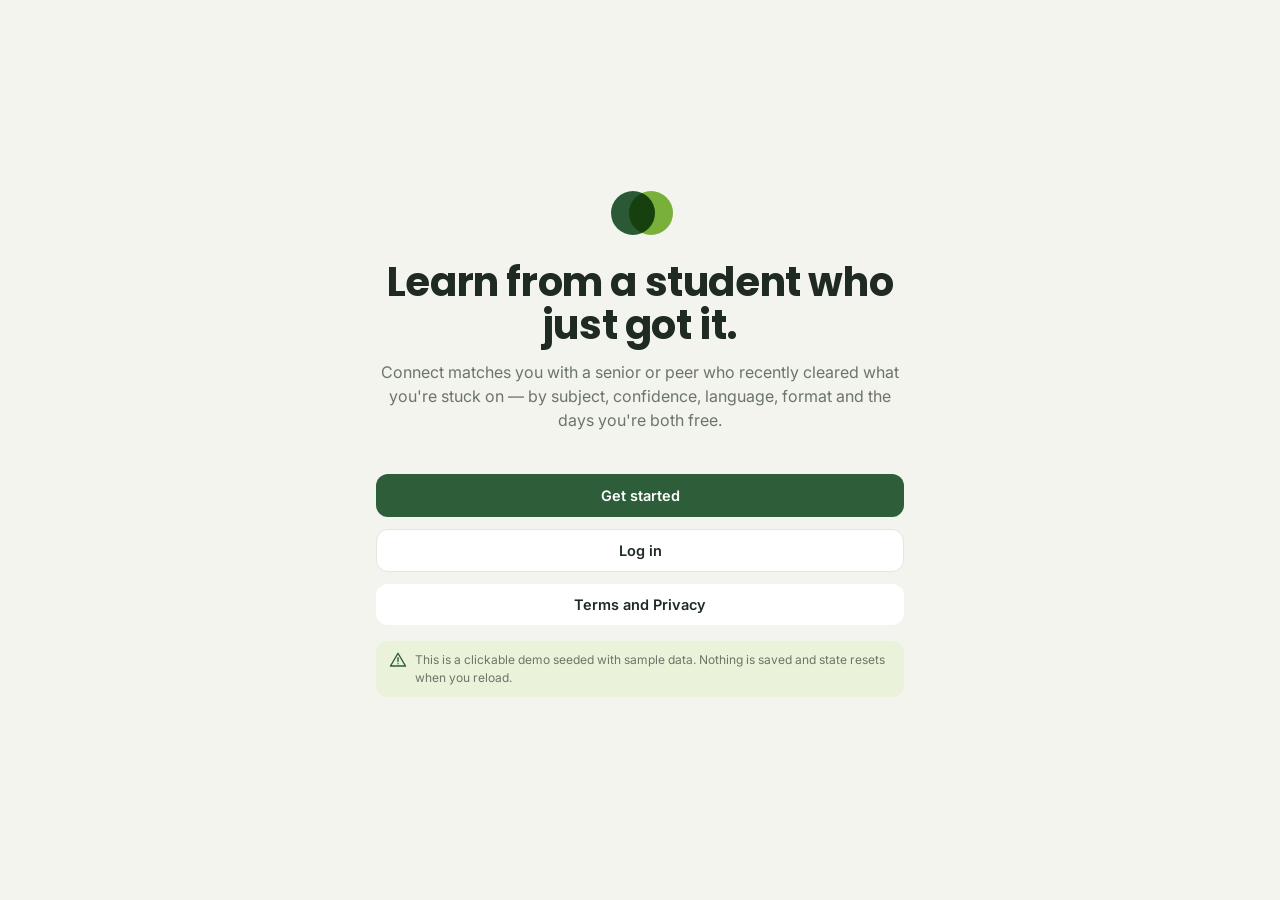
<file: index.html>
<!DOCTYPE html>
<html lang="en">
<head>
  <meta charset="UTF-8" />
  <meta name="viewport" content="width=device-width, initial-scale=1.0" />
  <meta name="theme-color" content="#2E5D39" />
  <meta name="color-scheme" content="light only" />
  <title>Connect — Grow together</title>
  <meta name="description" content="Connect pairs college students with peers who recently cleared what they're learning — matched by subject, confidence, language, format and free days." />

  <!-- Poppins (friendly headings/logo) + Inter (clean body) -->
  <link rel="preconnect" href="https://fonts.googleapis.com" />
  <link rel="preconnect" href="https://fonts.gstatic.com" crossorigin />
  <link href="https://fonts.googleapis.com/css2?family=Poppins:wght@500;600;700&family=Inter:wght@400;500;600;700&display=swap" rel="stylesheet" />

  <link rel="stylesheet" href="style.css" />
</head>
<body>
  <div class="app" id="app" data-chrome="bare">

    <!-- ===== Sidebar (desktop) ===== -->
    <aside class="sidebar" id="sidebar">
      <div class="brand">
        <span class="logo-mark" aria-hidden="true"><i class="c1"></i><i class="c2"></i></span>
        <span class="logo-word">Connect</span>
      </div>
      <p class="brand-tag">Grow together</p>

      <nav class="nav" id="navList" aria-label="Main navigation"></nav>

      <div class="side-foot">
        <button class="side-link" id="jumpBtnSide">
          <svg viewBox="0 0 24 24" width="18" height="18" aria-hidden="true"><rect x="4" y="4" width="7" height="7" rx="1.5" fill="none" stroke="currentColor" stroke-width="1.8"/><rect x="13" y="4" width="7" height="7" rx="1.5" fill="none" stroke="currentColor" stroke-width="1.8"/><rect x="4" y="13" width="7" height="7" rx="1.5" fill="none" stroke="currentColor" stroke-width="1.8"/><rect x="13" y="13" width="7" height="7" rx="1.5" fill="none" stroke="currentColor" stroke-width="1.8"/></svg>
          <span>Jump to a screen</span>
        </button>
        <p class="side-note">Clickable demo · sample data · resets on reload</p>
      </div>
    </aside>

    <!-- ===== Main column ===== -->
    <div class="main" id="main">
      <header class="topbar" id="apphead" hidden>
        <button class="hd-back" id="hdBack" aria-label="Go back">
          <svg viewBox="0 0 24 24" width="22" height="22" aria-hidden="true"><path d="M15 5l-7 7 7 7" fill="none" stroke="currentColor" stroke-width="2.2" stroke-linecap="round" stroke-linejoin="round"/></svg>
        </button>
        <div class="hd-titles">
          <div class="hd-title" id="hdTitle">Title</div>
          <div class="hd-sub" id="hdSub" hidden></div>
        </div>
        <div class="hd-action" id="hdAction"></div>
        <button class="hd-jump" id="jumpBtnTop" aria-label="Jump to a screen (demo)">
          <svg viewBox="0 0 24 24" width="18" height="18" aria-hidden="true"><rect x="4" y="4" width="7" height="7" rx="1.5" fill="none" stroke="currentColor" stroke-width="1.8"/><rect x="13" y="4" width="7" height="7" rx="1.5" fill="none" stroke="currentColor" stroke-width="1.8"/><rect x="4" y="13" width="7" height="7" rx="1.5" fill="none" stroke="currentColor" stroke-width="1.8"/><rect x="13" y="13" width="7" height="7" rx="1.5" fill="none" stroke="currentColor" stroke-width="1.8"/></svg>
        </button>
      </header>

      <main class="screen" id="screen" tabindex="-1"></main>

      <!-- Mobile bottom nav -->
      <nav class="bottomnav" id="tabbar" aria-label="Main navigation" hidden></nav>
    </div>

    <!-- Bottom sheet -->
    <div class="sheet-wrap" id="sheetWrap" hidden>
      <div class="sheet-backdrop" id="sheetBackdrop"></div>
      <div class="sheet" id="sheet" role="dialog" aria-modal="true" aria-label="Sheet"></div>
    </div>

    <!-- Toast -->
    <div class="toast" id="toast" role="status" aria-live="polite" hidden></div>
  </div>

  <script src="script.js"></script>
</body>
</html>
</file>
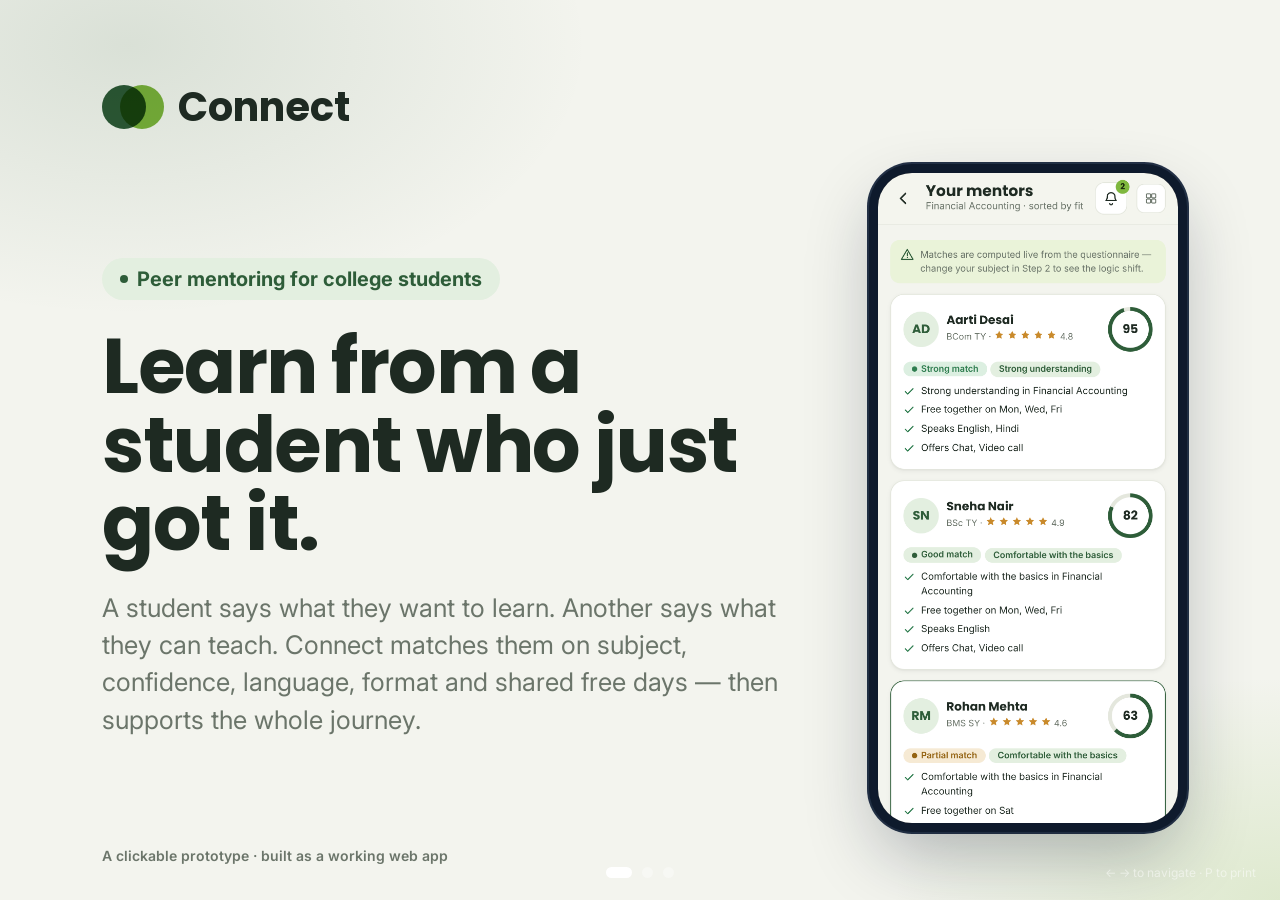
<file: presentation/slides.html>
<!DOCTYPE html>
<html lang="en">
<head>
<meta charset="UTF-8" />
<meta name="viewport" content="width=device-width, initial-scale=1" />
<title>Connect — pitch deck</title>
<!--
  ============================================================
  HOW TO EDIT THIS DECK
  - Each <section class="slide"> is one slide. Edit the text directly.
  - Use arrow keys (or on-screen dots) to move between slides.
  - Press "P" or use your browser's Print -> Save as PDF to export.
  - The QR image is qr.png in this folder. Replace that file with a
    QR for your final hosted URL (see make_qr.py) and update the link text.
  ============================================================
-->
<link rel="preconnect" href="https://fonts.googleapis.com" />
<link rel="preconnect" href="https://fonts.gstatic.com" crossorigin />
<link href="https://fonts.googleapis.com/css2?family=Poppins:wght@500;600;700&family=Inter:wght@400;500;600;700&display=swap" rel="stylesheet" />
<style>
  :root{
    --bg:#F3F4EE;--surface:#FFFFFF;--tint:#ECEFE4;--ink:#1E2A22;--muted:#6B756A;--line:#E4E7DD;
    --accent:#2E5D39;--accent-soft:#E3EFE0;--leaf:#7FB83E;--signal:#C98A2B;--signal-soft:#F6EAD4;--success:#2E7D4F;
    --head:"Poppins",system-ui,sans-serif;--body:"Inter",system-ui,sans-serif;
  }
  *{margin:0;padding:0;box-sizing:border-box;}
  body{font-family:var(--body);color:var(--ink);background:#0A111B;overflow:hidden;}
  .deck{width:100vw;height:100vh;position:relative;}
  .slide{
    position:absolute;inset:0;display:none;flex-direction:column;justify-content:center;
    padding:7vh 8vw;opacity:0;transition:opacity .35s ease;
    background:
      radial-gradient(60% 50% at 10% 5%, rgba(46,93,57,.13), transparent 60%),
      radial-gradient(55% 45% at 100% 100%, rgba(127,184,62,.18), transparent 55%),
      var(--bg);
  }
  .slide.active{display:flex;opacity:1;}
  h1{font-family:var(--head);font-weight:700;letter-spacing:-.02em;line-height:1.02;}
  h2{font-family:var(--head);font-weight:700;letter-spacing:-.01em;}
  .num{font-family:var(--head);font-weight:700;}
  .logo{display:flex;align-items:center;gap:14px;}
  .mark{position:relative;width:62px;height:44px;}
  .mark i{position:absolute;top:0;width:44px;height:44px;border-radius:50%;mix-blend-mode:multiply;}
  .mark .c1{left:0;background:var(--accent);} .mark .c2{left:18px;background:var(--leaf);}
  .word{font-family:var(--head);font-weight:700;font-size:40px;}
  .pill{display:inline-flex;align-items:center;gap:9px;background:var(--accent-soft);color:var(--accent);
        font-weight:700;border-radius:999px;padding:9px 18px;font-size:clamp(14px,1.6vw,20px);}
  .pill .dot{width:8px;height:8px;border-radius:50%;background:var(--accent);}
  .lede{color:var(--muted);line-height:1.45;}
  .cols{display:flex;gap:5vw;align-items:center;}
  .grid3{display:grid;grid-template-columns:1fr 1fr 1fr;gap:26px;margin-top:4vh;}
  .card{background:var(--surface);border:1px solid var(--line);border-radius:18px;padding:26px;box-shadow:0 10px 30px rgba(15,27,45,.08);}
  .card .ico{width:46px;height:46px;border-radius:12px;background:var(--accent-soft);color:var(--accent);
             display:flex;align-items:center;justify-content:center;margin-bottom:16px;}
  .card h3{font-family:var(--head);font-size:clamp(18px,2vw,24px);margin-bottom:8px;}
  .card p{color:var(--muted);font-size:clamp(13px,1.3vw,17px);line-height:1.4;}
  .phone{border-radius:34px;overflow:hidden;background:#000;box-shadow:0 30px 70px rgba(15,27,45,.3),0 0 0 9px #0F1B2D,0 0 0 11px #243247;}
  .phone img{display:block;width:100%;}
  .bul{display:flex;gap:12px;align-items:flex-start;margin-top:18px;}
  .bul .ck{flex:0 0 auto;color:var(--success);margin-top:2px;}
  .bul b{font-weight:700;} .bul span{font-size:clamp(15px,1.5vw,20px);}
  .qrbox{background:var(--surface);border:1px solid var(--line);border-radius:22px;padding:28px;display:flex;gap:26px;align-items:center;box-shadow:0 18px 44px rgba(15,27,45,.12);}
  .qrbox img{width:200px;height:200px;border-radius:12px;}
  /* nav dots */
  .dots{position:fixed;bottom:22px;left:50%;transform:translateX(-50%);display:flex;gap:10px;z-index:20;}
  .dots button{width:11px;height:11px;border-radius:50%;border:none;background:rgba(255,255,255,.35);cursor:pointer;}
  .dots button.on{background:#fff;width:26px;border-radius:999px;}
  .hint{position:fixed;bottom:20px;right:24px;color:rgba(255,255,255,.5);font-size:12px;z-index:20;}
  .foot{position:absolute;bottom:4vh;left:8vw;color:var(--muted);font-weight:600;font-size:14px;}
  @media print{
    body{overflow:visible;background:#fff;}
    .slide{display:flex!important;opacity:1!important;position:relative;inset:auto;height:100vh;page-break-after:always;}
    .dots,.hint{display:none;}
  }
</style>
</head>
<body>
<div class="deck" id="deck">

  <!-- ===== SLIDE 1 — TITLE ===== -->
  <section class="slide active">
    <div class="logo" style="margin-bottom:4vh"><span class="mark"><i class="c1"></i><i class="c2"></i></span><span class="word">Connect</span></div>
    <div class="cols">
      <div style="flex:1 1 60%">
        <div class="pill"><span class="dot"></span>Peer mentoring for college students</div>
        <h1 style="font-size:clamp(40px,6vw,88px);margin-top:3vh">Learn from a student who just got it.</h1>
        <p class="lede" style="font-size:clamp(17px,2vw,26px);margin-top:3vh;max-width:760px">
          A student says what they want to learn. Another says what they can teach. Connect matches them on
          subject, confidence, language, format and shared free days — then supports the whole journey.</p>
      </div>
      <div style="flex:0 0 auto;width:300px"><div class="phone"><img src="shot_matches.png" alt="Connect matches screen" /></div></div>
    </div>
    <div class="foot">A clickable prototype · built as a working web app</div>
  </section>

  <!-- ===== SLIDE 2 — HOW IT WORKS ===== -->
  <section class="slide">
    <h2 style="font-size:clamp(30px,4.5vw,56px)">How Connect works</h2>
    <p class="lede" style="font-size:clamp(16px,1.8vw,22px);margin-top:14px;max-width:820px">
      One short questionnaire drives a real matching engine — and the product is honest when good matches are scarce.</p>
    <div class="grid3">
      <div class="card">
        <div class="ico"><svg width="24" height="24" fill="none" stroke="currentColor" stroke-width="1.9" stroke-linecap="round" stroke-linejoin="round"><circle cx="8" cy="8" r="3.2"/><circle cx="16" cy="16" r="3.2"/><path d="M10.4 10.4 13.6 13.6"/></svg></div>
        <h3>Matched, not guessed</h3>
        <p>Scored on the mentor's proficiency, your shared free days, language and format. Sorted by real fit.</p>
      </div>
      <div class="card">
        <div class="ico"><svg width="24" height="24" fill="none" stroke="currentColor" stroke-width="1.9" stroke-linecap="round" stroke-linejoin="round"><path d="M12 3 2 20h20z"/><path d="M12 9v5M12 17h.01"/></svg></div>
        <h3>Honest by design</h3>
        <p>If fewer than three strong mentors qualify, Connect says so — it never pads the list with weak matches.</p>
      </div>
      <div class="card">
        <div class="ico"><svg width="24" height="24" fill="none" stroke="currentColor" stroke-width="1.9" stroke-linecap="round" stroke-linejoin="round"><path d="M4 5h16v11H9l-5 4z"/></svg></div>
        <h3>End-to-end support</h3>
        <p>Requests, chat, scheduled sessions, a shared library and project feedback — all in one flow.</p>
      </div>
      <div class="card">
        <div class="ico"><svg width="24" height="24" fill="none" stroke="currentColor" stroke-width="1.9" stroke-linecap="round" stroke-linejoin="round"><circle cx="12" cy="12" r="8"/><path d="M12 8v8M9.5 9.5h4a1.5 1.5 0 0 1 0 3h-3a1.5 1.5 0 0 0 0 3h4"/></svg></div>
        <h3>Transparent credits</h3>
        <p>Connect Credits record activity clearly and are never presented as official marks. The college decides their worth.</p>
      </div>
      <div class="card">
        <div class="ico"><svg width="24" height="24" fill="none" stroke="currentColor" stroke-width="1.9" stroke-linecap="round" stroke-linejoin="round"><path d="M7 7h10M17 7l-3-3M17 7l-3 3M17 17H7M7 17l3-3M7 17l3 3"/></svg></div>
        <h3>Learn and mentor</h3>
        <p>One account. Switch between learning and mentoring whenever you like — no second sign-up.</p>
      </div>
      <div class="card">
        <div class="ico"><svg width="24" height="24" fill="none" stroke="currentColor" stroke-width="1.9" stroke-linecap="round" stroke-linejoin="round"><path d="M12 3l7 3v5c0 5-3 8-7 10-4-2-7-5-7-10V6z"/><path d="M9 12l2 2 4-4"/></svg></div>
        <h3>Private & safe</h3>
        <p>You choose who sees your files, report and block tools in every chat, and no sensitive data is required.</p>
      </div>
    </div>
    <div class="foot">6 open product decisions are listed inside the app for the team to settle.</div>
  </section>

  <!-- ===== SLIDE 3 — TRY IT (QR) ===== -->
  <section class="slide">
    <div class="cols">
      <div style="flex:1 1 55%">
        <div class="logo" style="margin-bottom:3vh"><span class="mark"><i class="c1"></i><i class="c2"></i></span><span class="word">Connect</span></div>
        <h1 style="font-size:clamp(34px,5vw,68px)">Try the live demo</h1>
        <div class="bul"><span class="ck"><svg width="26" height="26" fill="none" stroke="currentColor" stroke-width="3" stroke-linecap="round" stroke-linejoin="round"><path d="M4 12.5 9 17.5 20 6.5"/></svg></span><span>Opens in any phone browser — nothing to install</span></div>
        <div class="bul"><span class="ck"><svg width="26" height="26" fill="none" stroke="currentColor" stroke-width="3" stroke-linecap="round" stroke-linejoin="round"><path d="M4 12.5 9 17.5 20 6.5"/></svg></span><span>Seeded with sample data — every screen is clickable</span></div>
        <div class="bul"><span class="ck"><svg width="26" height="26" fill="none" stroke="currentColor" stroke-width="3" stroke-linecap="round" stroke-linejoin="round"><path d="M4 12.5 9 17.5 20 6.5"/></svg></span><span>Tip: pick <b>Public Speaking</b> to see the honest-matching rule</span></div>
        <div class="qrbox" style="margin-top:4vh;max-width:540px">
          <img src="qr.png" alt="Scan to open the Connect demo" />
          <div>
            <div class="num" style="font-size:clamp(22px,2.4vw,30px)">Scan to open</div>
            <p class="lede" style="font-size:15px;margin-top:8px;word-break:break-all">peer-2-peer-connect.netlify.app</p>
            <p style="font-size:13px;color:var(--accent);font-weight:600;margin-top:6px">Live now · works in any phone browser</p>
          </div>
        </div>
      </div>
      <div style="flex:0 0 auto;width:280px"><div class="phone"><img src="shot_home.png" alt="Connect home screen" /></div></div>
    </div>
  </section>

</div>

<div class="dots" id="dots"></div>
<div class="hint">← → to navigate · P to print</div>

<script>
(function(){
  var slides = Array.prototype.slice.call(document.querySelectorAll('.slide'));
  var dots = document.getElementById('dots');
  var i = 0;
  slides.forEach(function(_, n){
    var b = document.createElement('button');
    b.addEventListener('click', function(){ goto(n); });
    dots.appendChild(b);
  });
  function goto(n){
    i = Math.max(0, Math.min(slides.length-1, n));
    slides.forEach(function(s,k){ s.classList.toggle('active', k===i); });
    Array.prototype.forEach.call(dots.children, function(d,k){ d.classList.toggle('on', k===i); });
  }
  document.addEventListener('keydown', function(e){
    if(e.key==='ArrowRight'||e.key===' ') goto(i+1);
    else if(e.key==='ArrowLeft') goto(i-1);
    else if(e.key.toLowerCase()==='p') window.print();
  });
  document.addEventListener('click', function(e){
    if(e.target.closest('.dots')||e.target.closest('a')) return;
    goto(i+1);
  });
  goto(0);
})();
</script>
</body>
</html>
</file>
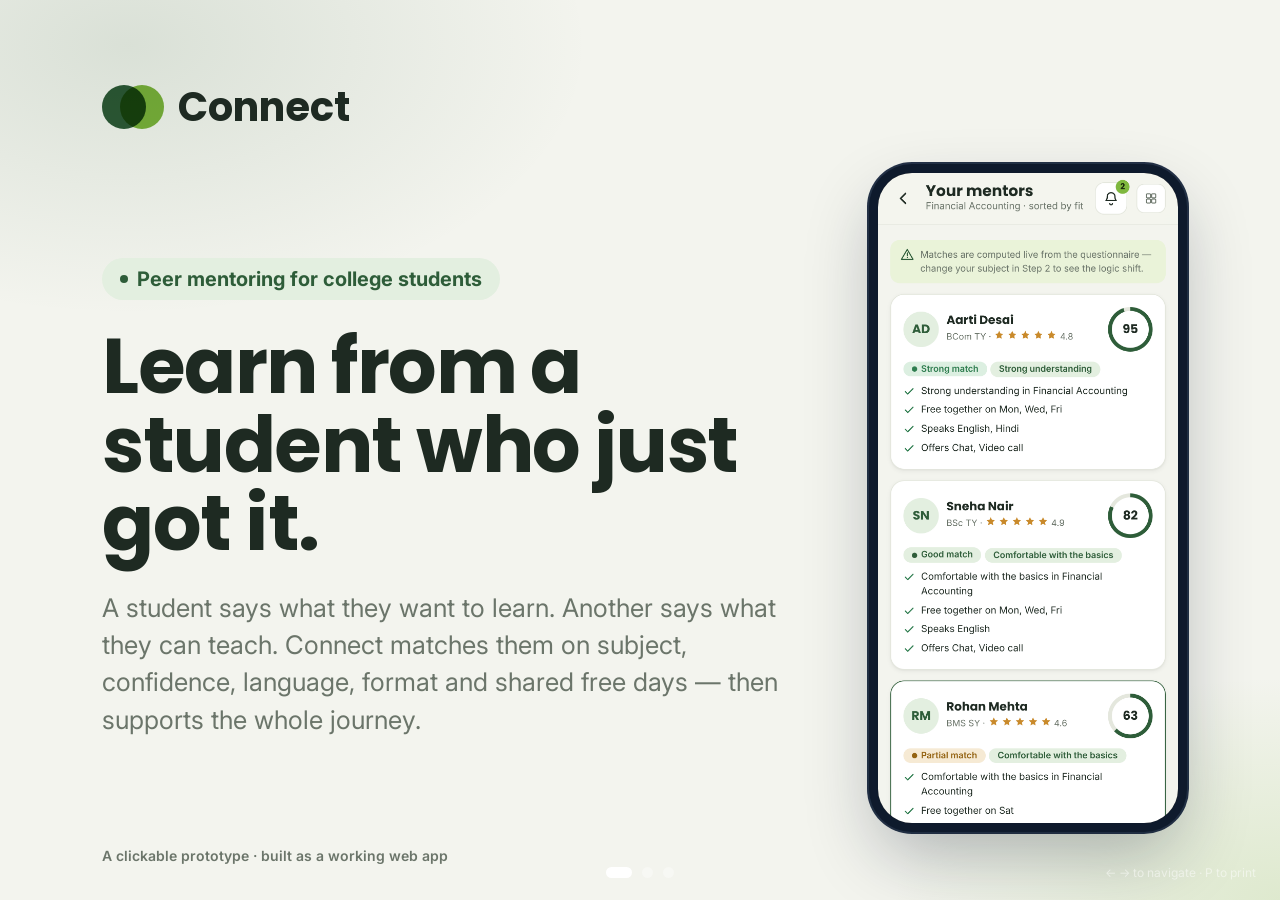
<file: github/presentation/slides.html>
<!DOCTYPE html>
<html lang="en">
<head>
<meta charset="UTF-8" />
<meta name="viewport" content="width=device-width, initial-scale=1" />
<title>Connect — pitch deck</title>
<!--
  ============================================================
  HOW TO EDIT THIS DECK
  - Each <section class="slide"> is one slide. Edit the text directly.
  - Use arrow keys (or on-screen dots) to move between slides.
  - Press "P" or use your browser's Print -> Save as PDF to export.
  - The QR image is qr.png in this folder. Replace that file with a
    QR for your final hosted URL (see make_qr.py) and update the link text.
  ============================================================
-->
<link rel="preconnect" href="https://fonts.googleapis.com" />
<link rel="preconnect" href="https://fonts.gstatic.com" crossorigin />
<link href="https://fonts.googleapis.com/css2?family=Poppins:wght@500;600;700&family=Inter:wght@400;500;600;700&display=swap" rel="stylesheet" />
<style>
  :root{
    --bg:#F3F4EE;--surface:#FFFFFF;--tint:#ECEFE4;--ink:#1E2A22;--muted:#6B756A;--line:#E4E7DD;
    --accent:#2E5D39;--accent-soft:#E3EFE0;--leaf:#7FB83E;--signal:#C98A2B;--signal-soft:#F6EAD4;--success:#2E7D4F;
    --head:"Poppins",system-ui,sans-serif;--body:"Inter",system-ui,sans-serif;
  }
  *{margin:0;padding:0;box-sizing:border-box;}
  body{font-family:var(--body);color:var(--ink);background:#0A111B;overflow:hidden;}
  .deck{width:100vw;height:100vh;position:relative;}
  .slide{
    position:absolute;inset:0;display:none;flex-direction:column;justify-content:center;
    padding:7vh 8vw;opacity:0;transition:opacity .35s ease;
    background:
      radial-gradient(60% 50% at 10% 5%, rgba(46,93,57,.13), transparent 60%),
      radial-gradient(55% 45% at 100% 100%, rgba(127,184,62,.18), transparent 55%),
      var(--bg);
  }
  .slide.active{display:flex;opacity:1;}
  h1{font-family:var(--head);font-weight:700;letter-spacing:-.02em;line-height:1.02;}
  h2{font-family:var(--head);font-weight:700;letter-spacing:-.01em;}
  .num{font-family:var(--head);font-weight:700;}
  .logo{display:flex;align-items:center;gap:14px;}
  .mark{position:relative;width:62px;height:44px;}
  .mark i{position:absolute;top:0;width:44px;height:44px;border-radius:50%;mix-blend-mode:multiply;}
  .mark .c1{left:0;background:var(--accent);} .mark .c2{left:18px;background:var(--leaf);}
  .word{font-family:var(--head);font-weight:700;font-size:40px;}
  .pill{display:inline-flex;align-items:center;gap:9px;background:var(--accent-soft);color:var(--accent);
        font-weight:700;border-radius:999px;padding:9px 18px;font-size:clamp(14px,1.6vw,20px);}
  .pill .dot{width:8px;height:8px;border-radius:50%;background:var(--accent);}
  .lede{color:var(--muted);line-height:1.45;}
  .cols{display:flex;gap:5vw;align-items:center;}
  .grid3{display:grid;grid-template-columns:1fr 1fr 1fr;gap:26px;margin-top:4vh;}
  .card{background:var(--surface);border:1px solid var(--line);border-radius:18px;padding:26px;box-shadow:0 10px 30px rgba(15,27,45,.08);}
  .card .ico{width:46px;height:46px;border-radius:12px;background:var(--accent-soft);color:var(--accent);
             display:flex;align-items:center;justify-content:center;margin-bottom:16px;}
  .card h3{font-family:var(--head);font-size:clamp(18px,2vw,24px);margin-bottom:8px;}
  .card p{color:var(--muted);font-size:clamp(13px,1.3vw,17px);line-height:1.4;}
  .phone{border-radius:34px;overflow:hidden;background:#000;box-shadow:0 30px 70px rgba(15,27,45,.3),0 0 0 9px #0F1B2D,0 0 0 11px #243247;}
  .phone img{display:block;width:100%;}
  .bul{display:flex;gap:12px;align-items:flex-start;margin-top:18px;}
  .bul .ck{flex:0 0 auto;color:var(--success);margin-top:2px;}
  .bul b{font-weight:700;} .bul span{font-size:clamp(15px,1.5vw,20px);}
  .qrbox{background:var(--surface);border:1px solid var(--line);border-radius:22px;padding:28px;display:flex;gap:26px;align-items:center;box-shadow:0 18px 44px rgba(15,27,45,.12);}
  .qrbox img{width:200px;height:200px;border-radius:12px;}
  /* nav dots */
  .dots{position:fixed;bottom:22px;left:50%;transform:translateX(-50%);display:flex;gap:10px;z-index:20;}
  .dots button{width:11px;height:11px;border-radius:50%;border:none;background:rgba(255,255,255,.35);cursor:pointer;}
  .dots button.on{background:#fff;width:26px;border-radius:999px;}
  .hint{position:fixed;bottom:20px;right:24px;color:rgba(255,255,255,.5);font-size:12px;z-index:20;}
  .foot{position:absolute;bottom:4vh;left:8vw;color:var(--muted);font-weight:600;font-size:14px;}
  @media print{
    body{overflow:visible;background:#fff;}
    .slide{display:flex!important;opacity:1!important;position:relative;inset:auto;height:100vh;page-break-after:always;}
    .dots,.hint{display:none;}
  }
</style>
</head>
<body>
<div class="deck" id="deck">

  <!-- ===== SLIDE 1 — TITLE ===== -->
  <section class="slide active">
    <div class="logo" style="margin-bottom:4vh"><span class="mark"><i class="c1"></i><i class="c2"></i></span><span class="word">Connect</span></div>
    <div class="cols">
      <div style="flex:1 1 60%">
        <div class="pill"><span class="dot"></span>Peer mentoring for college students</div>
        <h1 style="font-size:clamp(40px,6vw,88px);margin-top:3vh">Learn from a student who just got it.</h1>
        <p class="lede" style="font-size:clamp(17px,2vw,26px);margin-top:3vh;max-width:760px">
          A student says what they want to learn. Another says what they can teach. Connect matches them on
          subject, confidence, language, format and shared free days — then supports the whole journey.</p>
      </div>
      <div style="flex:0 0 auto;width:300px"><div class="phone"><img src="shot_matches.png" alt="Connect matches screen" /></div></div>
    </div>
    <div class="foot">A clickable prototype · built as a working web app</div>
  </section>

  <!-- ===== SLIDE 2 — HOW IT WORKS ===== -->
  <section class="slide">
    <h2 style="font-size:clamp(30px,4.5vw,56px)">How Connect works</h2>
    <p class="lede" style="font-size:clamp(16px,1.8vw,22px);margin-top:14px;max-width:820px">
      One short questionnaire drives a real matching engine — and the product is honest when good matches are scarce.</p>
    <div class="grid3">
      <div class="card">
        <div class="ico"><svg width="24" height="24" fill="none" stroke="currentColor" stroke-width="1.9" stroke-linecap="round" stroke-linejoin="round"><circle cx="8" cy="8" r="3.2"/><circle cx="16" cy="16" r="3.2"/><path d="M10.4 10.4 13.6 13.6"/></svg></div>
        <h3>Matched, not guessed</h3>
        <p>Scored on the mentor's proficiency, your shared free days, language and format. Sorted by real fit.</p>
      </div>
      <div class="card">
        <div class="ico"><svg width="24" height="24" fill="none" stroke="currentColor" stroke-width="1.9" stroke-linecap="round" stroke-linejoin="round"><path d="M12 3 2 20h20z"/><path d="M12 9v5M12 17h.01"/></svg></div>
        <h3>Honest by design</h3>
        <p>If fewer than three strong mentors qualify, Connect says so — it never pads the list with weak matches.</p>
      </div>
      <div class="card">
        <div class="ico"><svg width="24" height="24" fill="none" stroke="currentColor" stroke-width="1.9" stroke-linecap="round" stroke-linejoin="round"><path d="M4 5h16v11H9l-5 4z"/></svg></div>
        <h3>End-to-end support</h3>
        <p>Requests, chat, scheduled sessions, a shared library and project feedback — all in one flow.</p>
      </div>
      <div class="card">
        <div class="ico"><svg width="24" height="24" fill="none" stroke="currentColor" stroke-width="1.9" stroke-linecap="round" stroke-linejoin="round"><circle cx="12" cy="12" r="8"/><path d="M12 8v8M9.5 9.5h4a1.5 1.5 0 0 1 0 3h-3a1.5 1.5 0 0 0 0 3h4"/></svg></div>
        <h3>Transparent credits</h3>
        <p>Connect Credits record activity clearly and are never presented as official marks. The college decides their worth.</p>
      </div>
      <div class="card">
        <div class="ico"><svg width="24" height="24" fill="none" stroke="currentColor" stroke-width="1.9" stroke-linecap="round" stroke-linejoin="round"><path d="M7 7h10M17 7l-3-3M17 7l-3 3M17 17H7M7 17l3-3M7 17l3 3"/></svg></div>
        <h3>Learn and mentor</h3>
        <p>One account. Switch between learning and mentoring whenever you like — no second sign-up.</p>
      </div>
      <div class="card">
        <div class="ico"><svg width="24" height="24" fill="none" stroke="currentColor" stroke-width="1.9" stroke-linecap="round" stroke-linejoin="round"><path d="M12 3l7 3v5c0 5-3 8-7 10-4-2-7-5-7-10V6z"/><path d="M9 12l2 2 4-4"/></svg></div>
        <h3>Private & safe</h3>
        <p>You choose who sees your files, report and block tools in every chat, and no sensitive data is required.</p>
      </div>
    </div>
    <div class="foot">6 open product decisions are listed inside the app for the team to settle.</div>
  </section>

  <!-- ===== SLIDE 3 — TRY IT (QR) ===== -->
  <section class="slide">
    <div class="cols">
      <div style="flex:1 1 55%">
        <div class="logo" style="margin-bottom:3vh"><span class="mark"><i class="c1"></i><i class="c2"></i></span><span class="word">Connect</span></div>
        <h1 style="font-size:clamp(34px,5vw,68px)">Try the live demo</h1>
        <div class="bul"><span class="ck"><svg width="26" height="26" fill="none" stroke="currentColor" stroke-width="3" stroke-linecap="round" stroke-linejoin="round"><path d="M4 12.5 9 17.5 20 6.5"/></svg></span><span>Opens in any phone browser — nothing to install</span></div>
        <div class="bul"><span class="ck"><svg width="26" height="26" fill="none" stroke="currentColor" stroke-width="3" stroke-linecap="round" stroke-linejoin="round"><path d="M4 12.5 9 17.5 20 6.5"/></svg></span><span>Seeded with sample data — every screen is clickable</span></div>
        <div class="bul"><span class="ck"><svg width="26" height="26" fill="none" stroke="currentColor" stroke-width="3" stroke-linecap="round" stroke-linejoin="round"><path d="M4 12.5 9 17.5 20 6.5"/></svg></span><span>Tip: pick <b>Public Speaking</b> to see the honest-matching rule</span></div>
        <div class="qrbox" style="margin-top:4vh;max-width:540px">
          <img src="qr.png" alt="Scan to open the Connect demo" />
          <div>
            <div class="num" style="font-size:clamp(22px,2.4vw,30px)">Scan to open</div>
            <p class="lede" style="font-size:15px;margin-top:8px;word-break:break-all">yashskudalkar23.github.io/peer-2-peer-connect</p>
            <p style="font-size:13px;color:var(--accent);font-weight:600;margin-top:6px">Live now · works in any phone browser</p>
          </div>
        </div>
      </div>
      <div style="flex:0 0 auto;width:280px"><div class="phone"><img src="shot_home.png" alt="Connect home screen" /></div></div>
    </div>
  </section>

</div>

<div class="dots" id="dots"></div>
<div class="hint">← → to navigate · P to print</div>

<script>
(function(){
  var slides = Array.prototype.slice.call(document.querySelectorAll('.slide'));
  var dots = document.getElementById('dots');
  var i = 0;
  slides.forEach(function(_, n){
    var b = document.createElement('button');
    b.addEventListener('click', function(){ goto(n); });
    dots.appendChild(b);
  });
  function goto(n){
    i = Math.max(0, Math.min(slides.length-1, n));
    slides.forEach(function(s,k){ s.classList.toggle('active', k===i); });
    Array.prototype.forEach.call(dots.children, function(d,k){ d.classList.toggle('on', k===i); });
  }
  document.addEventListener('keydown', function(e){
    if(e.key==='ArrowRight'||e.key===' ') goto(i+1);
    else if(e.key==='ArrowLeft') goto(i-1);
    else if(e.key.toLowerCase()==='p') window.print();
  });
  document.addEventListener('click', function(e){
    if(e.target.closest('.dots')||e.target.closest('a')) return;
    goto(i+1);
  });
  goto(0);
})();
</script>
</body>
</html>
</file>
<file: style.css>
/* =========================================================================
   Connect — peer-to-peer student mentoring
   style.css — warm, friendly web-app design system (cream + green)
   Every colour is a CSS variable; components never hard-code colour.
   ========================================================================= */

/* ---------- Light theme ---------- */
:root {
  color-scheme: light;
  --bg:#F3F4EE;          --sidebar:#F8F9F3;     --surface:#FFFFFF;    --tint:#ECEFE4;
  --ink:#1E2A22;         --muted:#6B756A;       --line:#E4E7DD;
  --accent:#2E5D39;      --accent-strong:#27502F;--accent-soft:#E3EFE0;
  --leaf:#7FB83E;        --leaf-soft:#EAF3D9;
  --signal:#C98A2B;      --signal-soft:#F6EAD4; --warning:#946312;
  --success:#2E7D4F;     --success-soft:#DCEFE1;
  --danger:#C2453B;      --danger-soft:#F7E2DF;

  --radius-card:18px;    --radius-btn:12px;     --radius-pill:999px;
  --shadow-sm:0 1px 2px rgba(30,42,34,.05), 0 2px 6px rgba(30,42,34,.05);
  --shadow-md:0 10px 30px rgba(30,42,34,.08);
  --shadow-lg:0 24px 60px rgba(30,42,34,.14);

  --head:"Poppins", system-ui, sans-serif;
  --body:"Inter", system-ui, sans-serif;
  --col:760px;           /* content column on desktop */
}

/* ---------- Dark theme (soft warm, never pure black) ---------- */

/* ---------- Reset ---------- */
*,*::before,*::after { box-sizing:border-box; }
html,body { margin:0; padding:0; height:100%; }
body {
  font-family:var(--body); color:var(--ink); background:var(--bg);
  -webkit-font-smoothing:antialiased; line-height:1.5;
}
button { font-family:inherit; cursor:pointer; }
h1,h2,h3,h4 { font-family:var(--head); font-weight:700; margin:0; letter-spacing:-.01em; line-height:1.15; }
.num { font-family:var(--head); font-weight:700; letter-spacing:-.01em; }
[hidden] { display:none !important; }

/* =========================================================================
   APP LAYOUT — sidebar + main
   ========================================================================= */
.app { display:flex; height:100vh; height:100dvh; overflow:hidden; }

/* ----- Sidebar ----- */
.sidebar {
  width:256px; flex:0 0 auto; height:100%; background:var(--sidebar);
  border-right:1px solid var(--line); padding:24px 16px 18px; display:flex; flex-direction:column;
}
.brand { display:flex; align-items:center; gap:11px; padding:0 8px; }
.brand-tag { color:var(--muted); font-size:12.5px; padding:2px 8px 0; margin:2px 0 20px; }
.logo-mark { position:relative; width:30px; height:22px; display:inline-block; flex:0 0 auto; }
.logo-mark i { position:absolute; top:0; width:22px; height:22px; border-radius:50%; mix-blend-mode:multiply; }
.logo-mark .c1 { left:0; background:var(--accent); }
.logo-mark .c2 { left:9px; background:var(--leaf); }
.logo-word { font-family:var(--head); font-weight:700; font-size:22px; }

.nav { display:flex; flex-direction:column; gap:3px; }
.nav-sep { height:1px; background:var(--line); margin:12px 10px; }
.nav-item {
  display:flex; align-items:center; gap:12px; width:100%; border:none; background:transparent;
  color:var(--muted); font-weight:600; font-size:14.5px; padding:10px 12px; border-radius:12px; text-align:left;
}
.nav-item svg { width:20px; height:20px; flex:0 0 auto; }
.nav-item:hover { background:var(--tint); color:var(--ink); }
.nav-item[aria-current="page"] { background:var(--accent-soft); color:var(--accent); }
.nav-item .count { margin-left:auto; }

.side-foot { margin-top:auto; padding-top:14px; }
.side-link {
  display:flex; align-items:center; gap:10px; width:100%; border:1px dashed var(--line); background:transparent;
  color:var(--muted); font-weight:600; font-size:13px; padding:9px 12px; border-radius:12px;
}
.side-link:hover { border-color:var(--accent); color:var(--accent); }
.side-note { color:var(--muted); font-size:11px; margin:12px 6px 0; line-height:1.4; }

/* ----- Main ----- */
.main { flex:1 1 auto; min-width:0; height:100%; display:flex; flex-direction:column; }

.topbar {
  flex:0 0 auto; display:flex; align-items:center; gap:12px; padding:14px 22px; min-height:62px;
  background:color-mix(in srgb, var(--bg) 86%, transparent); backdrop-filter:blur(8px);
  border-bottom:1px solid var(--line); position:sticky; top:0; z-index:5;
}
.hd-back { border:none; background:transparent; color:var(--ink); padding:6px; border-radius:10px; display:inline-flex; line-height:0; }
.hd-back:hover { background:var(--tint); }
.hd-titles { flex:1 1 auto; min-width:0; }
.hd-title { font-family:var(--head); font-weight:700; font-size:20px; line-height:1.15; }
.hd-sub { font-size:12.5px; color:var(--muted); }
.hd-action { flex:0 0 auto; display:flex; align-items:center; gap:8px; }
.hd-jump { display:none; border:1px solid var(--line); background:var(--surface); color:var(--muted); border-radius:10px; width:38px; height:38px; align-items:center; justify-content:center; }

/* ----- Scrolling content area (also the centering column) ----- */
.screen { flex:1 1 auto; overflow-y:auto; overflow-x:hidden; padding:28px 24px 44px; scroll-behavior:smooth; }
@media (min-width:861px){
  .screen { padding-left:max(28px,calc((100% - var(--col))/2)); padding-right:max(28px,calc((100% - var(--col))/2)); }
}
.screen.flush { padding:0 !important; }
.screen.flush > .chatwrap { height:100%; }
@media (min-width:861px){ .screen.flush > .chatwrap { max-width:860px; margin:0 auto; border-left:1px solid var(--line); border-right:1px solid var(--line); } }

/* ----- Bottom nav (mobile) ----- */
.bottomnav { display:none; }
.tab {
  flex:1; border:none; background:transparent; color:var(--muted); display:flex; flex-direction:column;
  align-items:center; gap:3px; padding:7px 2px 4px; border-radius:12px; font-size:10.5px; font-weight:600; position:relative;
}
.tab svg { width:22px; height:22px; }
.tab[aria-current="page"] { color:var(--accent); }
.tab .badge { position:absolute; top:2px; right:50%; transform:translateX(16px); }

/* chrome modes */
[data-chrome="bare"] .sidebar, [data-chrome="bare"] .topbar, [data-chrome="bare"] .bottomnav { display:none; }
[data-chrome="noTabs"] .sidebar, [data-chrome="noTabs"] .bottomnav { display:none; }
[data-chrome="bare"] .screen { display:flex; flex-direction:column; justify-content:center;
  padding-left:max(24px,calc((100% - 540px)/2)); padding-right:max(24px,calc((100% - 540px)/2)); }
[data-chrome="noTabs"] .screen { padding-left:max(24px,calc((100% - 560px)/2)); padding-right:max(24px,calc((100% - 560px)/2)); }

/* =========================================================================
   SHARED COMPONENTS
   ========================================================================= */
.muted { color:var(--muted); } .center { text-align:center; }
.row { display:flex; gap:10px; } .row.wrap { flex-wrap:wrap; }
.between { justify-content:space-between; align-items:center; }
.grow { flex:1 1 auto; min-width:0; }
.mt { margin-top:14px; } .mt-s { margin-top:8px; } .mt-l { margin-top:22px; } .mb { margin-bottom:14px; }
.stack > * + * { margin-top:12px; }
.small { font-size:13px; } .tiny { font-size:11.5px; }

.eyebrow { font-size:11px; font-weight:700; text-transform:uppercase; letter-spacing:.08em; color:var(--accent); }
.lede { color:var(--muted); font-size:15px; }
.sec-label { font-size:12px; font-weight:700; color:var(--muted); text-transform:uppercase; letter-spacing:.05em; margin:20px 2px 9px; }
.sec-label:first-child { margin-top:2px; }

.card { background:var(--surface); border:1px solid var(--line); border-radius:var(--radius-card); padding:16px; box-shadow:var(--shadow-sm); }
.card.tintbg { background:var(--tint); box-shadow:none; }
.card.pad-s { padding:12px; }
.card-h { display:flex; align-items:center; gap:10px; margin-bottom:4px; }
.card-title { font-family:var(--head); font-weight:600; font-size:15.5px; }

.demo-note { font-size:12px; color:var(--muted); background:var(--leaf-soft); border:1px solid transparent; border-radius:12px; padding:9px 12px; display:flex; gap:8px; align-items:flex-start; }
.demo-note svg { color:var(--accent); }

/* Buttons */
.btn {
  border:1px solid transparent; border-radius:var(--radius-btn); padding:12px 18px; font-weight:600;
  font-size:14.5px; font-family:var(--body); display:inline-flex; align-items:center; justify-content:center;
  gap:8px; width:100%; transition:transform .05s ease, background .15s;
}
.btn:active { transform:translateY(1px); }
.btn.primary { background:var(--accent); color:#fff; }
.btn.primary:hover { background:var(--accent-strong); }
.btn.ghost { background:var(--surface); border-color:var(--line); color:var(--ink); }
.btn.ghost:hover { border-color:var(--accent); color:var(--accent); }
.btn.success { background:var(--success); color:#fff; }
.btn.danger-soft { background:var(--danger-soft); color:var(--danger); }
.btn.signal { background:var(--signal); color:#3a2a06; }
.btn.sm { padding:9px 14px; font-size:13px; width:auto; }
.btn.block { width:100%; }
.btn[disabled] { opacity:.5; cursor:not-allowed; }
.btn-row { display:flex; gap:10px; }
.btn-row .btn { flex:1; }

/* Chips */
.chips { display:flex; flex-wrap:wrap; gap:8px; }
.chip { border:1px solid var(--line); background:var(--surface); color:var(--ink); border-radius:var(--radius-pill);
  padding:8px 14px; font-size:13px; font-weight:500; display:inline-flex; align-items:center; gap:6px; }
.chip:hover { border-color:var(--accent); }
.chip[aria-pressed="true"] { background:var(--accent); border-color:var(--accent); color:#fff; }
.chip.sm { padding:5px 11px; font-size:12px; }

/* Status pills */
.pill { display:inline-flex; align-items:center; gap:5px; border-radius:var(--radius-pill); padding:4px 11px; font-size:11.5px; font-weight:600; line-height:1; }
.pill::before { content:""; width:7px; height:7px; border-radius:50%; background:currentColor; }
.pill.ok { background:var(--success-soft); color:var(--success); }
.pill.warn { background:var(--signal-soft); color:var(--warning); }
.pill.bad { background:var(--danger-soft); color:var(--danger); }
.pill.accent { background:var(--accent-soft); color:var(--accent); }
.pill.plain::before { display:none; }

/* Avatars — friendly round */
.avatar { flex:0 0 auto; border-radius:50%; background:var(--accent-soft); color:var(--accent);
  display:flex; align-items:center; justify-content:center; font-family:var(--head); font-weight:600; width:46px; height:46px; font-size:16px; }
.avatar.lg { width:76px; height:76px; font-size:27px; }
.avatar.sm { width:36px; height:36px; font-size:13px; }
.avatar.signal { background:var(--leaf-soft); color:var(--warning); }

/* Inputs */
.field { margin-bottom:12px; }
.field label { display:block; font-size:12.5px; font-weight:600; color:var(--muted); margin-bottom:5px; }
.field .hint { font-size:11.5px; color:var(--muted); margin-top:4px; }
input[type=text], input[type=email], input[type=password], input[type=date], input[type=time],
input[type=number], select, textarea {
  width:100%; border:1px solid var(--line); background:var(--surface); color:var(--ink);
  border-radius:var(--radius-btn); padding:11px 13px; font-size:14px; font-family:var(--body);
}
input:focus, select:focus, textarea:focus { outline:none; border-color:var(--accent); box-shadow:0 0 0 3px var(--accent-soft); }
textarea { resize:vertical; min-height:74px; }
.err-text { color:var(--danger); font-size:12px; margin-top:4px; }

/* Search bar (library) */
.searchbar { position:relative; }
.searchbar input { padding-left:40px; border-radius:var(--radius-pill); }
.searchbar svg { position:absolute; left:14px; top:50%; transform:translateY(-50%); color:var(--muted); width:18px; height:18px; }

/* Progress / steps */
.stepbar { display:flex; gap:6px; margin-bottom:4px; }
.stepbar span { height:7px; flex:1; border-radius:999px; background:var(--line); }
.stepbar span.on { background:var(--accent); }
.progress { height:9px; background:var(--line); border-radius:999px; overflow:hidden; }
.progress > i { display:block; height:100%; background:var(--accent); border-radius:999px; }
.progress.signal > i { background:var(--signal); }
.progress.success > i { background:var(--success); }

/* Skill bars */
.skillbar { margin-bottom:11px; }
.skillbar .sb-top { display:flex; justify-content:space-between; font-size:13px; margin-bottom:5px; }
.skillbar.hi .sb-name { color:var(--accent); font-weight:700; }

/* Match score ring */
.ring { --val:0; --sz:58px; width:var(--sz); height:var(--sz); border-radius:50%; flex:0 0 auto;
  background:conic-gradient(var(--accent) calc(var(--val)*1%), var(--line) 0); display:flex; align-items:center; justify-content:center; position:relative; }
.ring::after { content:""; position:absolute; inset:5px; border-radius:50%; background:var(--surface); }
.ring .ring-num { position:relative; z-index:1; font-family:var(--head); font-weight:700; font-size:16px; }
.ring.sm { --sz:46px; } .ring.sm .ring-num { font-size:13px; }

/* Toggle switch */
.switch button { width:46px; height:27px; border-radius:999px; border:none; background:var(--line); position:relative; transition:background .15s; }
.switch button::after { content:""; position:absolute; top:3px; left:3px; width:21px; height:21px; border-radius:50%; background:#fff; box-shadow:var(--shadow-sm); transition:left .15s; }
.switch button[aria-pressed="true"] { background:var(--accent); }
.switch button[aria-pressed="true"]::after { left:22px; }

/* List rows */
.list { display:flex; flex-direction:column; }
.lrow { display:flex; align-items:center; gap:13px; padding:13px; border:1px solid var(--line); background:var(--surface);
  border-radius:var(--radius-card); margin-bottom:10px; box-shadow:var(--shadow-sm); }
.lrow .grow { min-width:0; }
.lrow-title { font-weight:600; font-size:14px; }
.lrow-sub { font-size:12.5px; color:var(--muted); }
.chev { color:var(--muted); flex:0 0 auto; }
.linklist .lrow { cursor:pointer; }
.linklist .lrow:hover { border-color:var(--accent); }

/* Vertical stepper */
.vstep { list-style:none; margin:0; padding:0; }
.vstep li { display:flex; gap:12px; }
.vstep .dot { flex:0 0 auto; width:22px; display:flex; flex-direction:column; align-items:center; }
.vstep .dot b { width:13px; height:13px; border-radius:50%; background:var(--line); border:2px solid var(--line); }
.vstep .dot i { width:2px; flex:1; background:var(--line); margin:3px 0; }
.vstep li:last-child .dot i { display:none; }
.vstep li.done .dot b { background:var(--success); border-color:var(--success); }
.vstep li.current .dot b { background:var(--accent); border-color:var(--accent); box-shadow:0 0 0 4px var(--accent-soft); }
.vstep .vs-body { padding-bottom:16px; }
.vstep .vs-title { font-weight:600; font-size:14px; }
.vstep .vs-sub { font-size:12px; color:var(--muted); }
.vstep li.upcoming .vs-title { color:var(--muted); }

/* Chat */
.chatwrap { display:flex; flex-direction:column; height:100%; background:var(--bg); }
.chat-quick { display:flex; gap:8px; padding:11px 14px; border-bottom:1px solid var(--line); background:var(--surface); overflow-x:auto; }
.chat-scroll { flex:1 1 auto; overflow-y:auto; padding:16px 14px; display:flex; flex-direction:column; gap:10px; }
.bubble { max-width:72%; padding:10px 13px; border-radius:16px; font-size:14px; line-height:1.4; }
.bubble.them { background:var(--surface); border:1px solid var(--line); align-self:flex-start; border-bottom-left-radius:5px; }
.bubble.me { background:var(--accent); color:#fff; align-self:flex-end; border-bottom-right-radius:5px; }
.bubble .b-time { display:block; font-size:10px; opacity:.65; margin-top:3px; }
.sys-msg { align-self:center; font-size:11.5px; color:var(--muted); background:var(--tint); padding:5px 12px; border-radius:999px; }
.chat-card { align-self:stretch; }
.chat-input { flex:0 0 auto; display:flex; gap:9px; padding:11px 14px calc(11px + env(safe-area-inset-bottom)); border-top:1px solid var(--line); background:var(--surface); align-items:flex-end; }
.chat-input input { flex:1; }
.icon-btn { border:1px solid var(--line); background:var(--surface); color:var(--ink); border-radius:12px; width:42px; height:42px; display:inline-flex; align-items:center; justify-content:center; flex:0 0 auto; }
.icon-btn:hover { border-color:var(--accent); color:var(--accent); }
.icon-btn.accent { background:var(--accent); color:#fff; border-color:var(--accent); }

/* Week strip / day pills */
.weekstrip { display:flex; gap:6px; }
.weekstrip .day { flex:1; text-align:center; border:1px solid var(--line); border-radius:12px; padding:8px 2px; background:var(--surface); font-size:12px; }
.weekstrip .day.on { background:var(--accent-soft); border-color:var(--accent); color:var(--accent); font-weight:700; }
.weekstrip .day .dow { font-size:10px; color:var(--muted); }
.weekstrip .day.on .dow { color:var(--accent); }
.weekstrip .day .evt { width:5px; height:5px; border-radius:50%; background:var(--leaf); margin:3px auto 0; }
.daypills { display:flex; gap:6px; flex-wrap:wrap; }
.daypill { border:1px solid var(--line); border-radius:999px; padding:4px 11px; font-size:11.5px; font-weight:600; color:var(--muted); }
.daypill.on { background:var(--accent-soft); border-color:var(--accent); color:var(--accent); }

/* Stars */
.stars { display:inline-flex; gap:2px; vertical-align:middle; }
.stars .on { color:var(--signal); } .stars .off { color:var(--line); }
.star-input svg { cursor:pointer; }

/* FAQ */
.faq { border:1px solid var(--line); border-radius:12px; overflow:hidden; margin-bottom:8px; background:var(--surface); }
.faq summary { padding:13px 14px; font-weight:600; font-size:14px; cursor:pointer; list-style:none; display:flex; justify-content:space-between; align-items:center; }
.faq summary::-webkit-details-marker { display:none; }
.faq summary::after { content:"+"; color:var(--muted); font-size:18px; }
.faq[open] summary::after { content:"–"; }
.faq .faq-body { padding:0 14px 13px; font-size:13px; color:var(--muted); }

/* Tiles — soft white cards (no loud colour) */
.tiles { display:grid; grid-template-columns:1fr 1fr; gap:12px; }
.tile { background:var(--surface); border:1px solid var(--line); border-radius:var(--radius-card); padding:15px; text-align:left; color:inherit; display:flex; flex-direction:column; gap:3px; box-shadow:var(--shadow-sm); }
.tile:hover { border-color:var(--accent); }
.tile .t-ico { width:34px; height:34px; border-radius:10px; background:var(--accent-soft); color:var(--accent); display:flex; align-items:center; justify-content:center; margin-bottom:6px; }
.tile .t-val { font-family:var(--head); font-weight:700; font-size:23px; }
.tile .t-lbl { font-size:12.5px; color:var(--muted); }

/* Role cards */
.role-card { width:100%; text-align:left; border:1.5px solid var(--line); background:var(--surface); border-radius:var(--radius-card); padding:18px; display:flex; gap:14px; align-items:center; box-shadow:var(--shadow-sm); }
.role-card:hover { border-color:var(--accent); background:var(--accent-soft); }
.role-card .rc-ico { width:50px; height:50px; border-radius:14px; background:var(--accent-soft); color:var(--accent); display:flex; align-items:center; justify-content:center; flex:0 0 auto; }
.role-card h3 { font-size:17px; } .role-card p { margin:3px 0 0; font-size:12.5px; color:var(--muted); }

/* Welcome hero */
.hero { text-align:center; padding:10px 6px 4px; }
.hero .logo-mark { width:58px; height:44px; margin:0 auto 20px; }
.hero .logo-mark i { width:44px; height:44px; }
.hero .logo-mark .c2 { left:18px; }
.hero h1 { font-size:40px; line-height:1.06; }
.hero p { color:var(--muted); font-size:16px; margin-top:14px; }
.hero .underline { color:var(--accent); text-decoration:underline; text-decoration-color:var(--leaf); text-decoration-thickness:4px; text-underline-offset:4px; }

/* Match card */
.match-card { position:relative; box-shadow:var(--shadow-sm); }
.match-card:hover { border-color:var(--accent); }
.match-why { list-style:none; margin:10px 0 0; padding:0; display:flex; flex-direction:column; gap:6px; }
.match-why li { display:flex; gap:8px; align-items:flex-start; font-size:12.5px; }
.match-why li svg { flex:0 0 auto; margin-top:1px; color:var(--success); }
.warn-strip { background:var(--signal-soft); color:var(--warning); border-radius:10px; padding:8px 11px; font-size:12px; font-weight:600; display:flex; gap:7px; align-items:center; margin-top:10px; }

/* Notice */
.notice { border:1px solid var(--signal); background:var(--signal-soft); color:var(--warning); border-radius:var(--radius-card); padding:16px; font-size:13px; }

/* Reviews */
.rev-card { border:1px solid var(--line); border-radius:var(--radius-card); background:var(--surface); padding:14px; margin-bottom:10px; box-shadow:var(--shadow-sm); }
.rev-card .rc-head { display:flex; justify-content:space-between; align-items:center; margin-bottom:6px; }

/* Phase 3 */
.phase3 { border:1px dashed var(--line); border-radius:var(--radius-card); padding:14px; color:var(--muted); font-size:12.5px; display:flex; gap:9px; align-items:center; }

/* Badges */
.badges { display:grid; grid-template-columns:1fr 1fr; gap:12px; }
.badge-card { border:1px solid var(--line); border-radius:var(--radius-card); background:var(--surface); padding:15px; text-align:center; box-shadow:var(--shadow-sm); }
.badge-card .bc-ico { width:50px; height:50px; margin:0 auto 8px; border-radius:50%; display:flex; align-items:center; justify-content:center; background:var(--accent-soft); color:var(--accent); }
.badge-card.locked { opacity:.55; } .badge-card.locked .bc-ico { background:var(--tint); color:var(--muted); }
.badge-card .bc-name { font-weight:600; font-size:13.5px; font-family:var(--head); }

/* Decisions */
.decision { border:1px solid var(--line); border-radius:var(--radius-card); background:var(--surface); padding:16px; margin-bottom:12px; box-shadow:var(--shadow-sm); }
.decision h4 { font-size:14.5px; margin-bottom:10px; }
.opt { display:flex; gap:10px; align-items:flex-start; border:1px solid var(--line); border-radius:12px; padding:10px 12px; margin-bottom:8px; font-size:13px; }
.opt:hover { border-color:var(--accent); }
.opt[aria-pressed="true"] { border-color:var(--accent); background:var(--accent-soft); }
.opt .opt-radio { width:18px; height:18px; border-radius:50%; border:2px solid var(--line); flex:0 0 auto; margin-top:1px; }
.opt[aria-pressed="true"] .opt-radio { border-color:var(--accent); background:radial-gradient(circle, var(--accent) 45%, transparent 50%); }

/* Loader */
.loader-screen { display:flex; flex-direction:column; align-items:center; justify-content:center; height:100%; text-align:center; padding:30px; gap:18px; }
.spinner { width:54px; height:54px; border-radius:50%; border:5px solid var(--line); border-top-color:var(--accent); animation:spin 1s linear infinite; }
@keyframes spin { to { transform:rotate(360deg); } }

/* Version rows */
.ver { display:flex; gap:10px; align-items:center; border:1px solid var(--line); border-radius:12px; padding:10px; margin-bottom:8px; background:var(--surface); }
.ver .vtag { font-family:var(--head); font-weight:700; background:var(--tint); border-radius:8px; padding:3px 9px; font-size:12px; }

/* Count badge */
.badge { min-width:18px; height:18px; padding:0 5px; border-radius:999px; background:var(--leaf); color:#1b2a0c; font-size:10.5px; font-weight:700; display:inline-flex; align-items:center; justify-content:center; font-family:var(--head); }

/* Sheet */
.sheet-wrap { position:fixed; inset:0; z-index:60; display:flex; align-items:flex-end; justify-content:center; }
.sheet-backdrop { position:absolute; inset:0; background:rgba(15,25,18,.42); animation:fade .2s ease; }
.sheet { position:relative; width:100%; max-width:520px; max-height:86vh; overflow-y:auto; background:var(--surface);
  border-radius:22px 22px 0 0; padding:8px 18px calc(20px + env(safe-area-inset-bottom)); box-shadow:0 -10px 40px rgba(0,0,0,.25); animation:slideup .24s cubic-bezier(.2,.8,.2,1); }
@media (min-width:861px){ .sheet { margin-bottom:0; border-radius:22px; align-self:center; max-height:82vh; } .sheet-wrap { align-items:center; } }
.sheet::before { content:""; display:block; width:40px; height:4px; border-radius:999px; background:var(--line); margin:8px auto 14px; }
.sheet h3 { font-size:17px; margin-bottom:4px; }
@keyframes slideup { from{ transform:translateY(100%);} to{ transform:translateY(0);} }
@keyframes fade { from{opacity:0;} to{opacity:1;} }

/* Toast */
.toast { position:fixed; left:50%; transform:translateX(-50%); bottom:84px; z-index:80; max-width:460px; width:max-content;
  background:var(--ink); color:var(--bg); border-radius:12px; padding:11px 16px; font-size:13px; font-weight:600;
  box-shadow:var(--shadow-md); animation:fade .18s ease; text-align:center; }
@media (min-width:861px){ .toast { bottom:28px; } }

/* =========================================================================
   RESPONSIVE — mobile (<=860px): hide sidebar, show bottom nav
   ========================================================================= */
@media (max-width:860px){
  .sidebar { display:none !important; }
  [data-chrome="full"] .bottomnav { display:flex; flex:0 0 auto; background:var(--surface); border-top:1px solid var(--line); padding:6px 6px calc(6px + env(safe-area-inset-bottom)); }
  .hd-jump { display:inline-flex; }
  .topbar { padding:12px 16px; }
  .screen { padding:20px 16px 28px; }
  [data-chrome="noTabs"] .screen, [data-chrome="bare"] .screen { padding-left:18px; padding-right:18px; }
  .hero h1 { font-size:34px; }
}

/* Icon sizing defaults */
.app svg { flex:0 0 auto; }
.btn svg { width:18px; height:18px; } .chip svg { width:14px; height:14px; }
.avatar svg { width:20px; height:20px; } .avatar.sm svg { width:16px; height:16px; } .avatar.lg svg { width:28px; height:28px; }
.role-card .rc-ico svg { width:25px; height:25px; } .tile .t-ico svg { width:19px; height:19px; }
.badge-card .bc-ico svg { width:23px; height:23px; }
.demo-note svg, .notice svg, .warn-strip svg, .phase3 svg { width:18px; height:18px; }
.match-why li svg { width:15px; height:15px; } .stars svg { width:15px; height:15px; } .star-input svg { width:30px; height:30px; }
.chev svg { width:18px; height:18px; } .icon-btn svg { width:20px; height:20px; }
.lrow .avatar svg { width:18px; height:18px; }

/* Focus */
:focus-visible { outline:3px solid color-mix(in srgb, var(--accent) 55%, transparent); outline-offset:2px; border-radius:6px; }
@media (prefers-reduced-motion: reduce){ *,*::before,*::after { animation-duration:.001ms !important; transition-duration:.001ms !important; scroll-behavior:auto !important; } }
</file>
